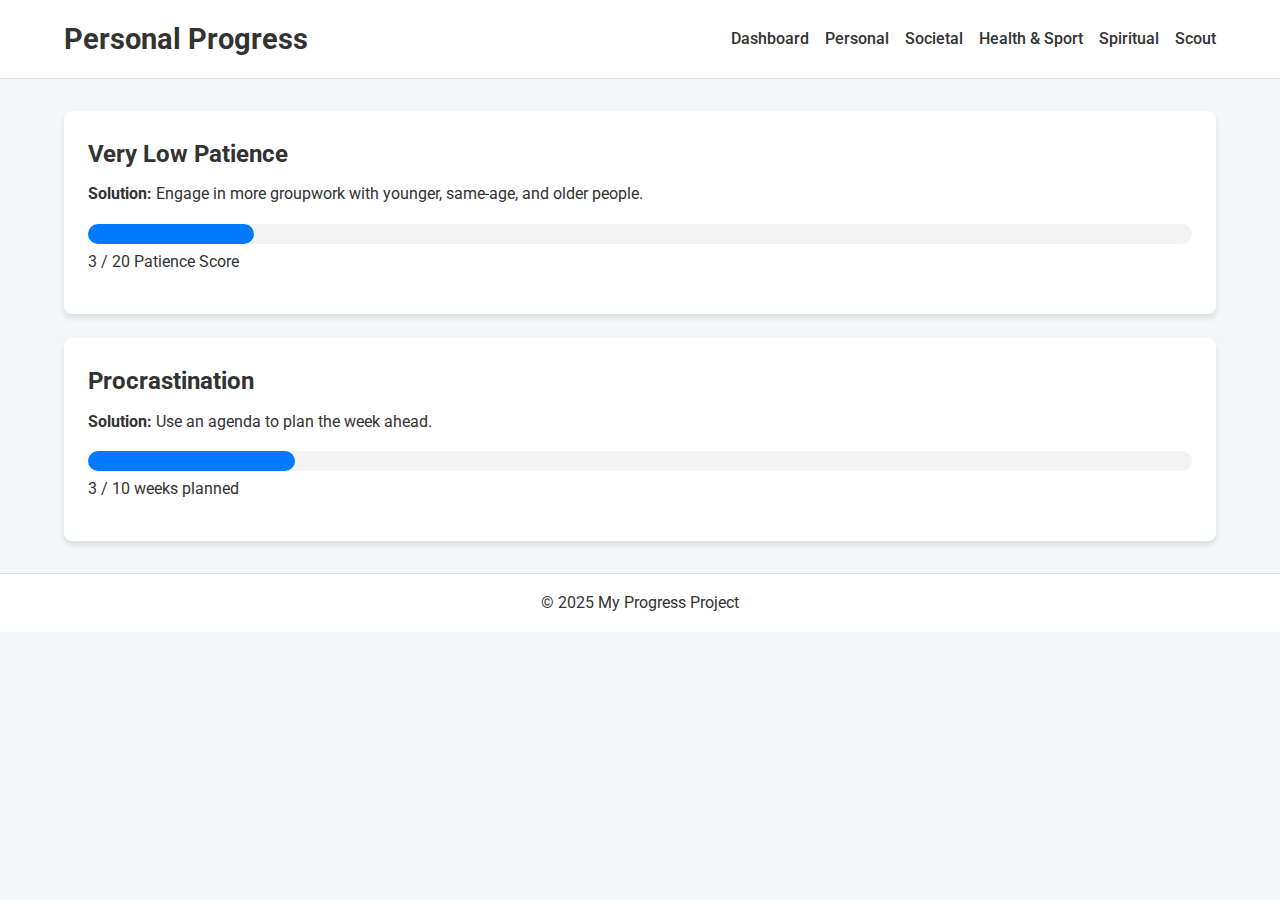
<file: pages/personal.html>
<!DOCTYPE html>
<html lang="en">
<head>
  <meta charset="UTF-8" />
  <meta name="viewport" content="width=device-width, initial-scale=1" />
  <title>Personal Progress</title>
  <!-- Google Fonts -->
  <link href="https://fonts.googleapis.com/css2?family=Roboto:wght@400;700&display=swap" rel="stylesheet">
  <!-- Main Stylesheet -->
  <link rel="stylesheet" href="../css/styles.css" />
  <style>
    /* Additional styles specific to the Personal Progress page */
    .progress-section {
      background: #fff;
      border-radius: 8px;
      padding: 1.5rem;
      margin-bottom: 1.5rem;
      box-shadow: 0 4px 6px rgba(0, 0, 0, 0.1);
    }

    .progress-section h2 {
      margin-bottom: 0.5rem;
    }

    .progress-section p {
      margin-bottom: 1rem;
    }

    .progress-wrapper {
      margin: 1rem 0;
    }

    /* Styling the native progress bar */
    progress {
      width: 100%;
      height: 20px;
      border-radius: 10px;
      -webkit-appearance: none;
      appearance: none;
    }

    progress::-webkit-progress-bar {
      background-color: #f3f3f3;
      border-radius: 10px;
    }

    progress::-webkit-progress-value {
      border-radius: 10px;
      background: #007BFF;
    }
  </style>
</head>
<body>
  <!-- Header: Reusing the common header and navigation -->
  <header>
    <div class="container header-container">
      <h1 class="site-title">Personal Progress</h1>
      <nav>
        <ul class="nav-menu">
          <li><a href="../index.html">Dashboard</a></li>
          <li><a href="personal.html">Personal</a></li>
          <li><a href="society.html">Societal</a></li>
          <li><a href="health.html">Health &amp; Sport</a></li>
          <li><a href="spiritual.html">Spiritual</a></li>
          <li><a href="scout.html">Scout</a></li>
        </ul>
      </nav>
      <button class="menu-toggle" aria-label="Toggle Navigation">☰</button>
    </div>
  </header>

  <main class="container" style="width:90%; margin:2rem auto;">
    <!-- Section: Very Low Patience -->
    <section class="progress-section" id="patience-section">
      <h2>Very Low Patience</h2>
      <p><strong>Solution:</strong> Engage in more groupwork with younger, same-age, and older people.</p>
      <div class="progress-wrapper">
        <!-- Progress bar for sessions completed; target is 20 -->
        <progress id="patienceProgress" max="20"></progress>
        <span id="patienceText"></span>
      </div>
    </section>

    <!-- Section: Procrastination -->
    <section class="progress-section" id="procrastination-section">
      <h2>Procrastination</h2>
      <p><strong>Solution:</strong> Use an agenda to plan the week ahead.</p>
      <div class="progress-wrapper">
        <!-- Progress bar for weeks planned; target is 16 -->
        <progress id="agendaProgress" max="16"></progress>
        <span id="agendaText"></span>
      </div>
    </section>
  </main>

  <footer>
    <div class="container footer-container">
      <p>&copy; 2025 My Progress Project</p>
    </div>
  </footer>

  <!-- Inline JavaScript to update progress using hard-coded values -->
  <script>
    // Change these default values as needed.
    const patienceCurrent = 3; // CHANGE HERE
    const patienceTarget = 20; // CHANGE HERE
    const agendaCurrent = 3; // CHANGE HERE
    const agendaTarget = 10; // CHANGE HERE

    // Update the Patience section.
    const patienceProgressElem = document.getElementById('patienceProgress');
    const patienceTextElem = document.getElementById('patienceText');
    patienceProgressElem.value = patienceCurrent;
    patienceTextElem.textContent = `${patienceCurrent} / ${patienceTarget} Patience Score`;

    // Update the Procrastination section.
    const agendaProgressElem = document.getElementById('agendaProgress');
    const agendaTextElem = document.getElementById('agendaText');
    agendaProgressElem.value = agendaCurrent;
    agendaTextElem.textContent = `${agendaCurrent} / ${agendaTarget} weeks planned`;
  </script>
</body>
</html>
</file>
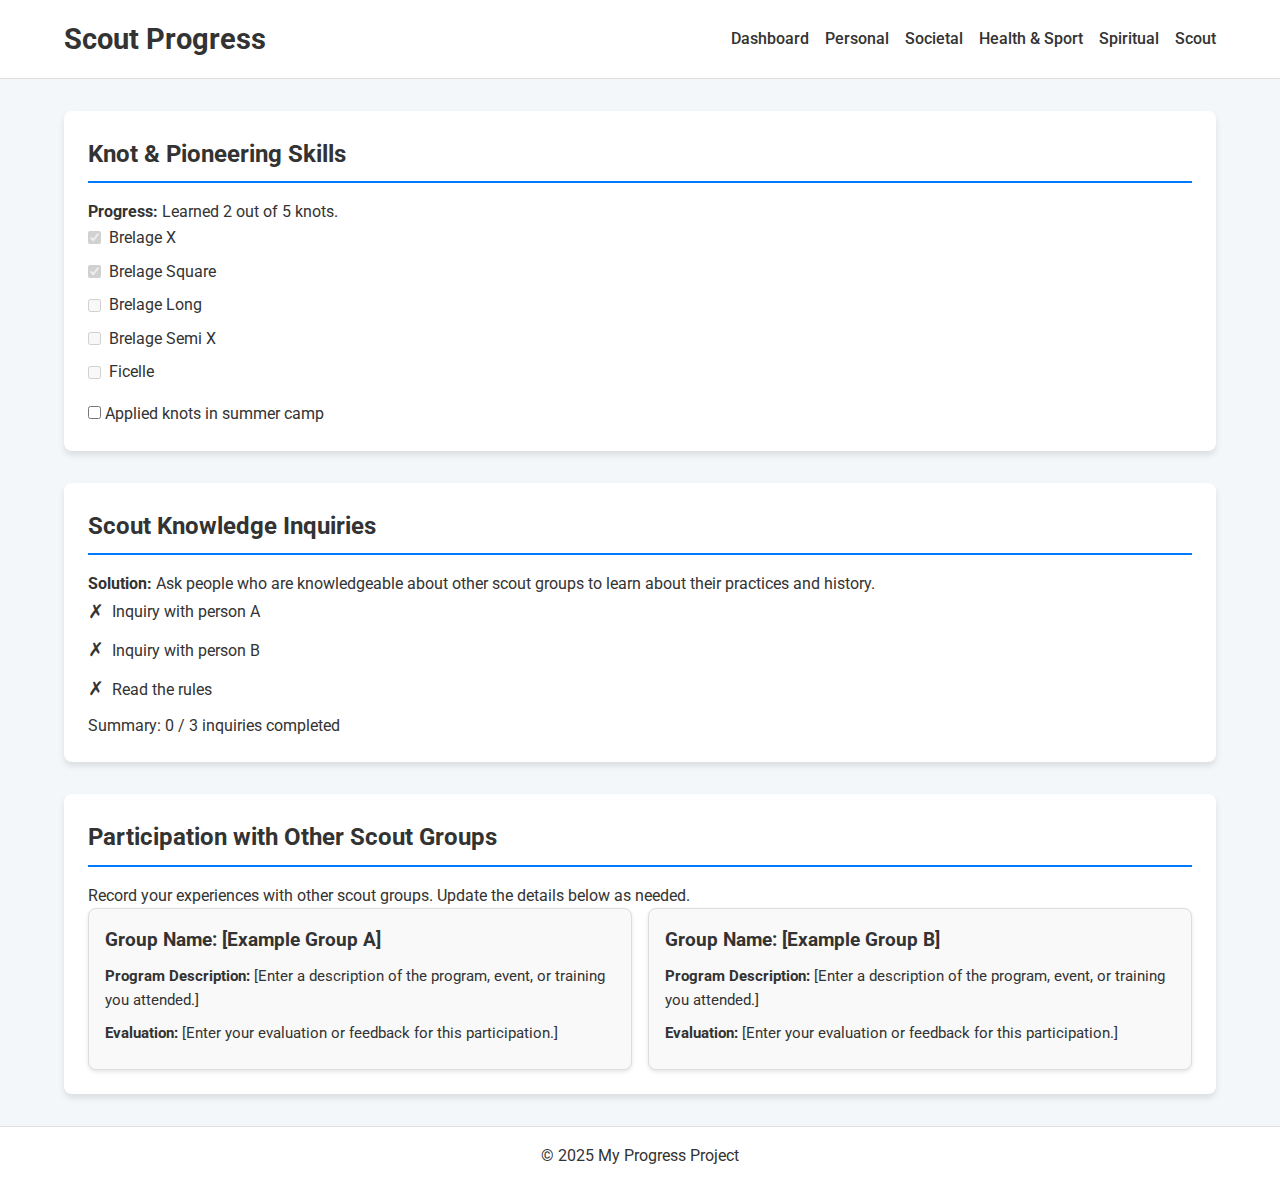
<file: pages/scout.html>
<!DOCTYPE html>
<html lang="en">
<head>
  <meta charset="UTF-8">
  <meta name="viewport" content="width=device-width, initial-scale=1">
  <title>Scout Progress</title>
  <!-- Google Fonts -->
  <link href="https://fonts.googleapis.com/css2?family=Roboto:wght@400;700&display=swap" rel="stylesheet">
  <!-- Main Stylesheet -->
  <link rel="stylesheet" href="../css/styles.css">
  <style>
    /* Common styles for Scout page sections */
    .progress-section {
      background: #fff;
      border-radius: 8px;
      padding: 1.5rem;
      margin-bottom: 2rem;
      box-shadow: 0 4px 6px rgba(0, 0, 0, 0.1);
    }
    .progress-section h2 {
      margin-bottom: 1rem;
      font-size: 1.5rem;
      border-bottom: 2px solid #007BFF;
      padding-bottom: 0.5rem;
    }
    
    /* Styles for the Knots checklist */
    .checklist {
      list-style: none;
      padding: 0;
      margin: 0;
    }
    .checklist li {
      margin-bottom: 0.5rem;
      font-size: 1rem;
      display: flex;
      align-items: center;
    }
    .checklist li input[type="checkbox"] {
      margin-right: 0.5rem;
    }
    
    .checkbox-container {
      margin-top: 1rem;
      font-size: 1rem;
    }
    
    /* Styles for the Inquiry section */
    .inquiries-container {
      display: flex;
      flex-direction: column;
      gap: 0.5rem;
      margin-bottom: 0.5rem;
    }
    .inquiry-item {
      font-size: 1rem;
      display: flex;
      align-items: center;
    }
    .inquiry-status {
      font-size: 1.2rem;
      margin-right: 0.5rem;
    }
    
    /* Styles for Participation cards */
    .participation-container {
      display: flex;
      flex-wrap: wrap;
      gap: 1rem;
    }
    .participation-card {
      flex: 1 1 300px;
      background: #f9f9f9;
      border: 1px solid #ddd;
      border-radius: 8px;
      padding: 1rem;
      box-shadow: 0 2px 4px rgba(0,0,0,0.1);
    }
    .participation-card h3 {
      margin-top: 0;
      font-size: 1.2rem;
      margin-bottom: 0.5rem;
    }
    .participation-card p {
      margin: 0.5rem 0;
      font-size: 0.95rem;
    }
  </style>
</head>
<body>
  <!-- Header with navigation -->
  <header>
    <div class="container header-container">
      <h1 class="site-title">Scout Progress</h1>
      <nav>
        <ul class="nav-menu">
          <li><a href="../index.html">Dashboard</a></li>
          <li><a href="personal.html">Personal</a></li>
          <li><a href="society.html">Societal</a></li>
          <li><a href="health.html">Health &amp; Sport</a></li>
          <li><a href="spiritual.html">Spiritual</a></li>
          <li><a href="scout.html">Scout</a></li>
        </ul>
      </nav>
      <button class="menu-toggle" aria-label="Toggle Navigation">☰</button>
    </div>
  </header>
  
  <!-- Main Content -->
  <main class="container" style="width:90%; margin:2rem auto;">
    
    <!-- Section 1: Knot & Pioneering Skills -->
    <section class="progress-section" id="knots-section">
      <h2>Knot &amp; Pioneering Skills</h2>
      <p><strong>Progress:</strong> Learned 2 out of 5 knots.</p>
      <!-- Creative checklist instead of a progress bar -->
      <ul class="checklist">
        <li><input type="checkbox" disabled checked> Brelage X</li>
        <li><input type="checkbox" disabled checked> Brelage Square</li>
        <li><input type="checkbox" disabled> Brelage Long</li>
        <li><input type="checkbox" disabled> Brelage Semi X</li>
        <li><input type="checkbox" disabled> Ficelle</li>
      </ul>
      <!-- Checkbox to indicate if knots have been applied in the summer camp -->
      <div class="checkbox-container">
        <label>
          <input type="checkbox" id="appliedKnots"> Applied knots in summer camp
        </label>
      </div>
    </section>
    
    <!-- Section 2: Scout Knowledge Inquiries -->
    <section class="progress-section" id="inquiries-section">
      <h2>Scout Knowledge Inquiries</h2>
      <p><strong>Solution:</strong> Ask people who are knowledgeable about other scout groups to learn about their practices and history.</p>
      <div class="inquiries-container">
        <!-- Each inquiry item: update the status as needed -->
        <div class="inquiry-item">
          <span class="inquiry-status">✗</span> Inquiry with person A
        </div>
        <div class="inquiry-item">
          <span class="inquiry-status">✗</span> Inquiry with person B
        </div>
        <div class="inquiry-item">
            <span class="inquiry-status">✗</span> Read the rules
          </div>
      </div>
      <p id="inquiriesSummary"><strong>Summary:</strong> 0 / 3 goals completed</p>
    </section>
    
    <!-- Section 3: Participation with Other Scout Groups -->
    <section class="progress-section" id="participation-section">
      <h2>Participation with Other Scout Groups</h2>
      <p>Record your experiences with other scout groups. Update the details below as needed.</p>
      <div class="participation-container">
        <!-- Participation Entry 1 -->
        <div class="participation-card">
          <h3>Group Name: [Example Group A]</h3>
          <p><strong>Program Description:</strong> [Enter a description of the program, event, or training you attended.]</p>
          <p><strong>Evaluation:</strong> [Enter your evaluation or feedback for this participation.]</p>
        </div>
        <!-- Participation Entry 2 -->
        <div class="participation-card">
          <h3>Group Name: [Example Group B]</h3>
          <p><strong>Program Description:</strong> [Enter a description of the program, event, or training you attended.]</p>
          <p><strong>Evaluation:</strong> [Enter your evaluation or feedback for this participation.]</p>
        </div>
        <!-- Additional entries can be added as needed -->
      </div>
    </section>
    
  </main>
  
  <!-- Footer -->
  <footer>
    <div class="container footer-container">
      <p>&copy; 2025 My Progress Project</p>
    </div>
  </footer>
  
  <!-- Inline JavaScript for dynamic behavior -->
  <script>
    // Listen for changes to the "Applied knots" checkbox.
    document.getElementById('appliedKnots').addEventListener('change', function() {
      if (this.checked) {
        console.log("Knots have been applied at summer camp.");
      } else {
        console.log("Knots have not been applied at summer camp.");
      }
    });
    
    // (Optional) You can also update the inquiry summary dynamically.
    // For example, if you wanted to count the number of inquiry items marked with a check:
    const inquiryItems = document.querySelectorAll('.inquiry-item .inquiry-status');
    let completedCount = 0;
    inquiryItems.forEach(item => {
      if (item.textContent.trim() === '✓') {
        completedCount++;
      }
    });
    document.getElementById('inquiriesSummary').textContent = `Summary: ${completedCount} / ${inquiryItems.length} inquiries completed`;
  </script>
</body>
</html>
</file>
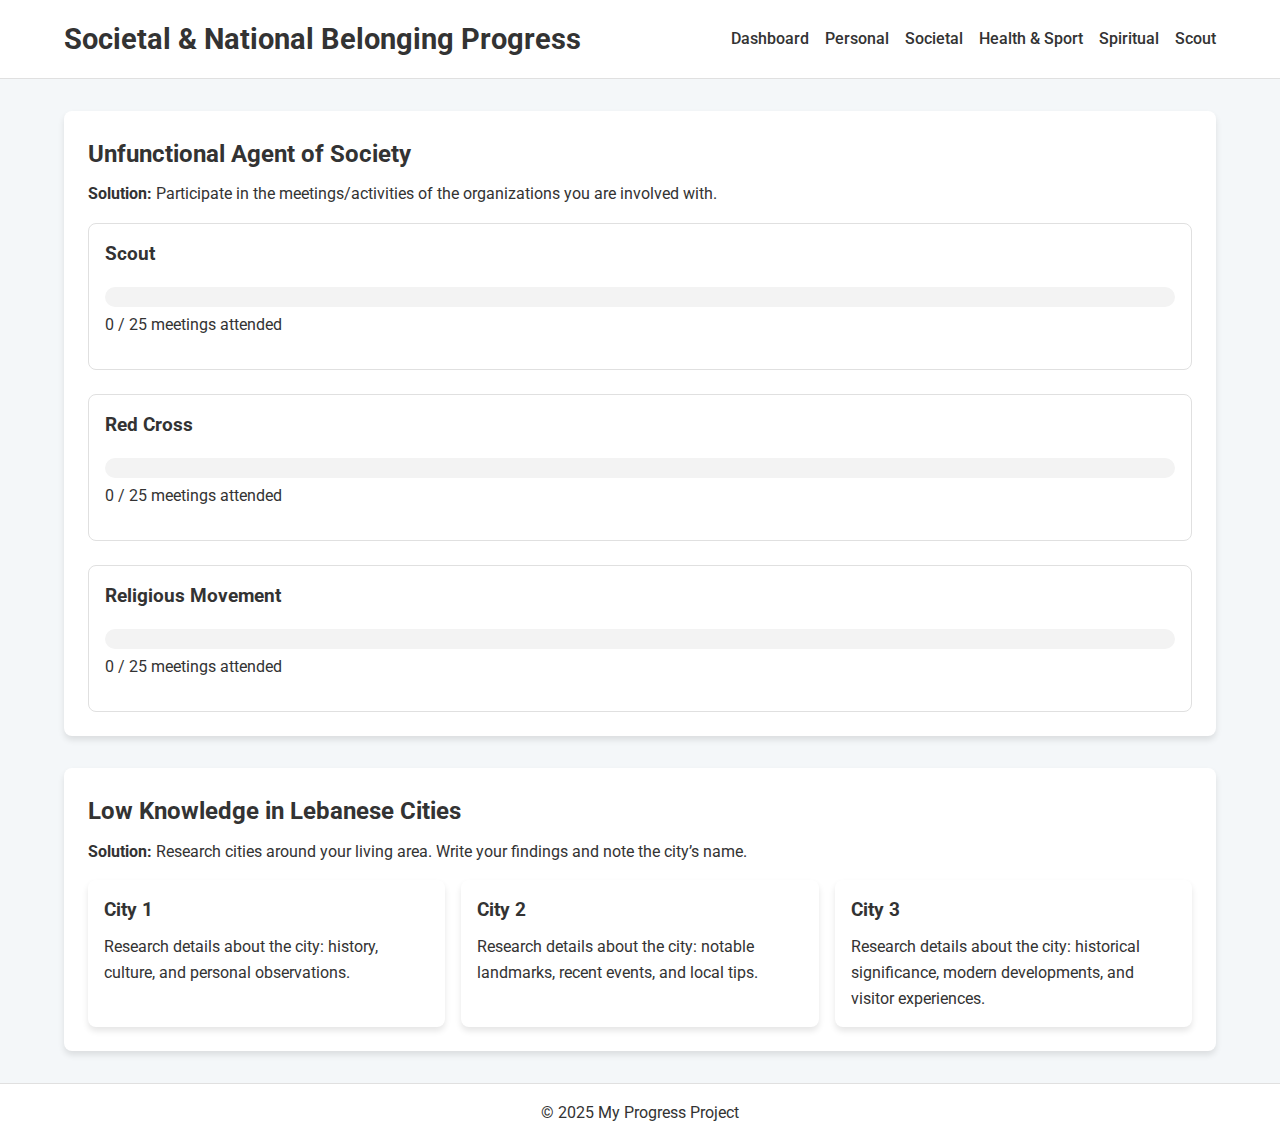
<file: pages/society.html>
<!DOCTYPE html>
<html lang="en">
<head>
  <meta charset="UTF-8" />
  <meta name="viewport" content="width=device-width, initial-scale=1" />
  <title>Societal & National Belonging Progress</title>
  <!-- Google Fonts -->
  <link href="https://fonts.googleapis.com/css2?family=Roboto:wght@400;700&display=swap" rel="stylesheet">
  <!-- Main Stylesheet -->
  <link rel="stylesheet" href="../css/styles.css" />
  <style>
    /* Additional styles for Societal page sections */
    .progress-section {
      background: #fff;
      border-radius: 8px;
      padding: 1.5rem;
      margin-bottom: 2rem;
      box-shadow: 0 4px 6px rgba(0,0,0,0.1);
    }
    .progress-section h2 {
      margin-bottom: 0.5rem;
    }
    .progress-section p {
      margin-bottom: 1rem;
    }
    .progress-wrapper {
      margin: 1rem 0;
    }
    progress {
      width: 100%;
      height: 20px;
      border-radius: 10px;
      -webkit-appearance: none;
      appearance: none;
    }
    progress::-webkit-progress-bar {
      background-color: #f3f3f3;
      border-radius: 10px;
    }
    progress::-webkit-progress-value {
      border-radius: 10px;
      background: #007BFF;
    }
    /* Styles for the NGO sub-sections */
    .ngo-container {
      display: flex;
      flex-direction: column;
      gap: 1.5rem;
    }
    .ngo-item {
      border: 1px solid #e0e0e0;
      border-radius: 8px;
      padding: 1rem;
    }
    .ngo-item h3 {
      margin-bottom: 0.5rem;
    }
    /* Styles for City Research area */
    .cities-container {
      display: flex;
      flex-wrap: wrap;
      gap: 1rem;
      justify-content: space-between;
    }
    .city-block {
      flex: 1 1 30%;
      background: #fff;
      border-radius: 8px;
      padding: 1rem;
      box-shadow: 0 4px 6px rgba(0,0,0,0.1);
      min-width: 250px;
    }
    .city-block h3 {
      margin-bottom: 0.5rem;
    }
    .city-block p {
      margin: 0;
    }
  </style>
</head>
<body>
  <!-- Header: Consistent header with navigation -->
  <header>
    <div class="container header-container">
      <h1 class="site-title">Societal & National Belonging Progress</h1>
      <nav>
        <ul class="nav-menu">
          <li><a href="../index.html">Dashboard</a></li>
          <li><a href="personal.html">Personal</a></li>
          <li><a href="society.html">Societal</a></li>
          <li><a href="health.html">Health &amp; Sport</a></li>
          <li><a href="spiritual.html">Spiritual</a></li>
          <li><a href="scout.html">Scout</a></li>
        </ul>
      </nav>
      <button class="menu-toggle" aria-label="Toggle Navigation">☰</button>
    </div>
  </header>

  <main class="container" style="width:90%; margin:2rem auto;">
    <!-- Section 1: Unfunctional Agent of Society -->
    <section class="progress-section" id="ngo-section">
      <h2>Unfunctional Agent of Society</h2>
      <p><strong>Solution:</strong> Participate in the meetings/activities of the organizations you are involved with.</p>
      <div class="ngo-container">
        <!-- Scout NGO -->
        <div class="ngo-item">
          <h3>Scout</h3>
          <div class="progress-wrapper">
            <progress id="scoutProgress" max="25"></progress>
            <span id="scoutText"></span>
          </div>
        </div>
        <!-- Red Cross NGO -->
        <div class="ngo-item">
          <h3>Red Cross</h3>
          <div class="progress-wrapper">
            <progress id="redCrossProgress" max="25"></progress>
            <span id="redCrossText"></span>
          </div>
        </div>
        <!-- Religious Movement NGO -->
        <div class="ngo-item">
          <h3>Religious Movement</h3>
          <div class="progress-wrapper">
            <progress id="religiousProgress" max="25"></progress>
            <span id="religiousText"></span>
          </div>
        </div>
      </div>
    </section>

    <!-- Section 2: Low Knowledge in Lebanese Cities -->
    <section class="progress-section" id="cities-section">
      <h2>Low Knowledge in Lebanese Cities</h2>
      <p><strong>Solution:</strong> Research cities around your living area. Write your findings and note the city’s name.</p>
      <div class="cities-container">
        <!-- City Block 1 -->
        <div class="city-block">
          <h3>City 1</h3>
          <p id="beirutResearch">[Your research about Beirut goes here]</p>
        </div>
        <!-- City Block 2 -->
        <div class="city-block">
          <h3>City 2</h3>
          <p id="tripoliResearch">[Your research about Tripoli goes here]</p>
        </div>
        <!-- City Block 3 -->
        <div class="city-block">
          <h3>City 3</h3>
          <p id="sidonResearch">[Your research about Sidon goes here]</p>
        </div>
      </div>
    </section>
  </main>

  <footer>
    <div class="container footer-container">
      <p>&copy; 2025 My Progress Project</p>
    </div>
  </footer>

  <!-- Inline JavaScript for updating hard-coded progress values -->
  <script>
    // *** NGO Section Progress Values ***
    // For Scout NGO: meetings attended out of target (e.g., 2 out of 5)
    const scoutCurrent = 0; // CHANGE HERE
    const scoutTarget = 25; // CHANGE HERE
    const scoutProgressElem = document.getElementById('scoutProgress');
    const scoutTextElem = document.getElementById('scoutText');
    scoutProgressElem.value = scoutCurrent;
    scoutTextElem.textContent = `${scoutCurrent} / ${scoutTarget} meetings attended`;

    // For Red Cross NGO: meetings attended out of target (e.g., 1 out of 3)
    const redCrossCurrent = 0; // CHANGE HERE
    const redCrossTarget = 25; // CHANGE HERE
    const redCrossProgressElem = document.getElementById('redCrossProgress');
    const redCrossTextElem = document.getElementById('redCrossText');
    redCrossProgressElem.value = redCrossCurrent;
    redCrossTextElem.textContent = `${redCrossCurrent} / ${redCrossTarget} meetings attended`;

    // For Religious Movement NGO: meetings attended out of target (e.g., 4 out of 7)
    const religiousCurrent = 0; // CHANGE HERE
    const religiousTarget = 25; // CHANGE HERE
    const religiousProgressElem = document.getElementById('religiousProgress');
    const religiousTextElem = document.getElementById('religiousText');
    religiousProgressElem.value = religiousCurrent;
    religiousTextElem.textContent = `${religiousCurrent} / ${religiousTarget} meetings attended`;

    // *** Cities Section Research Texts ***
    // You can modify the inner text below to update your research findings.
    document.getElementById('beirutResearch').textContent = "Research details about the city: history, culture, and personal observations.";
    document.getElementById('tripoliResearch').textContent = "Research details about the city: notable landmarks, recent events, and local tips.";
    document.getElementById('sidonResearch').textContent = "Research details about the city: historical significance, modern developments, and visitor experiences.";
  </script>
</body>
</html>
</file>
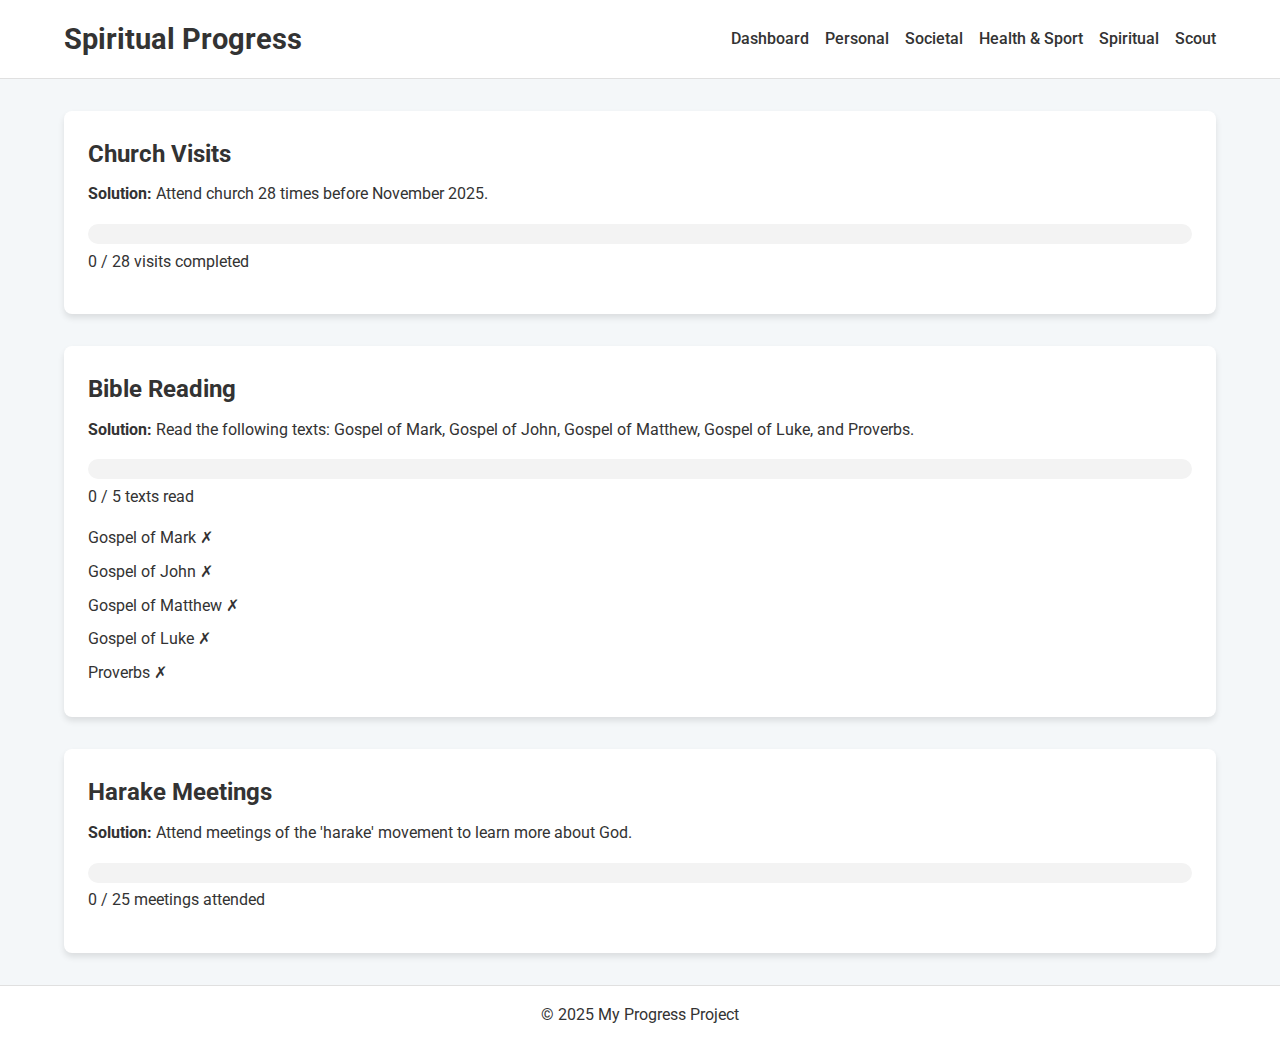
<file: pages/spiritual.html>
<!DOCTYPE html>
<html lang="en">
<head>
  <meta charset="UTF-8"/>
  <meta name="viewport" content="width=device-width, initial-scale=1"/>
  <title>Spiritual Progress</title>
  <!-- Google Fonts -->
  <link href="https://fonts.googleapis.com/css2?family=Roboto:wght@400;700&display=swap" rel="stylesheet">
  <!-- Main Stylesheet -->
  <link rel="stylesheet" href="../css/styles.css"/>
  <style>
    /* Page-specific styles for the Spiritual page */
    .progress-section {
      background: #fff;
      border-radius: 8px;
      padding: 1.5rem;
      margin-bottom: 2rem;
      box-shadow: 0 4px 6px rgba(0,0,0,0.1);
    }
    .progress-section h2 {
      margin-bottom: 0.5rem;
    }
    .progress-section p {
      margin-bottom: 1rem;
    }
    .progress-wrapper {
      margin: 1rem 0;
    }
    /* Progress bar styling */
    progress {
      width: 100%;
      height: 20px;
      border-radius: 10px;
      -webkit-appearance: none;
      appearance: none;
    }
    progress::-webkit-progress-bar {
      background-color: #f3f3f3;
      border-radius: 10px;
    }
    progress::-webkit-progress-value {
      border-radius: 10px;
      background: #007BFF;
    }
    /* Checklist styling for Bible reading */
    #bibleChecklist {
      list-style: none;
      padding-left: 0;
      font-size: 1rem;
    }
    #bibleChecklist li {
      margin-bottom: 0.5rem;
    }
  </style>
</head>
<body>
  <!-- Header -->
  <header>
    <div class="container header-container">
      <h1 class="site-title">Spiritual Progress</h1>
      <nav>
        <ul class="nav-menu">
          <li><a href="../index.html">Dashboard</a></li>
          <li><a href="personal.html">Personal</a></li>
          <li><a href="society.html">Societal</a></li>
          <li><a href="health.html">Health &amp; Sport</a></li>
          <li><a href="spiritual.html">Spiritual</a></li>
          <li><a href="scout.html">Scout</a></li>
        </ul>
      </nav>
      <button class="menu-toggle" aria-label="Toggle Navigation">☰</button>
    </div>
  </header>

  <!-- Main Content -->
  <main class="container" style="width:90%; margin:2rem auto;">
    <!-- Section 1: Church Visits -->
    <section class="progress-section" id="church-section">
      <h2>Church Visits</h2>
      <p><strong>Solution:</strong> Attend church 28 times before November 2025.</p>
      <div class="progress-wrapper">
        <progress id="churchProgress" max="28"></progress>
        <span id="churchText"></span>
      </div>
    </section>
    
    <!-- Section 2: Bible Reading -->
    <section class="progress-section" id="bible-section">
      <h2>Bible Reading</h2>
      <p><strong>Solution:</strong> Read the following texts: Gospel of Mark, Gospel of John, Gospel of Matthew, Gospel of Luke, and Proverbs.</p>
      <div class="progress-wrapper">
        <progress id="bibleProgress" max="5"></progress>
        <span id="bibleText"></span>
      </div>
      <ul id="bibleChecklist"></ul>
    </section>
    
    <!-- Section 3: Harake Meetings -->
    <section class="progress-section" id="harake-section">
      <h2>Harake Meetings</h2>
      <p><strong>Solution:</strong> Attend meetings of the 'harake' movement to learn more about God.</p>
      <div class="progress-wrapper">
        <progress id="harakeProgress" max="25"></progress>
        <span id="harakeText"></span>
      </div>
    </section>
  </main>

  <!-- Footer -->
  <footer>
    <div class="container footer-container">
      <p>&copy; 2025 My Progress Project</p>
    </div>
  </footer>

  <!-- Inline JavaScript to update progress values -->
  <script>
    // --- Church Visits Section ---
    // Update the current number of church visits as needed.
    const churchCurrent = 0;  // For example, 10 visits so far.
    const churchTarget = 28;
    document.getElementById('churchProgress').value = churchCurrent;
    document.getElementById('churchText').textContent = `${churchCurrent} / ${churchTarget} visits completed`;

    // --- Bible Reading Section ---
    // Define the Bible texts and whether they have been read (true/false).
    const bibleTexts = [
      { name: "Gospel of Mark", done: false },
      { name: "Gospel of John", done: false },
      { name: "Gospel of Matthew", done: false },
      { name: "Gospel of Luke", done: false },
      { name: "Proverbs", done: false }
    ];
    const bibleCompleted = bibleTexts.filter(text => text.done).length;
    document.getElementById('bibleProgress').value = bibleCompleted;
    document.getElementById('bibleText').textContent = `${bibleCompleted} / 5 texts read`;
    const bibleChecklistElem = document.getElementById('bibleChecklist');
    bibleTexts.forEach(text => {
      const li = document.createElement('li');
      li.textContent = text.name + (text.done ? " ✓" : " ✗");
      bibleChecklistElem.appendChild(li);
    });

    // --- Harake Meetings Section ---
    // Update the current number of Harake meetings attended.
    const harakeCurrent = 0;   // Update this value as you attend meetings.
    const harakeTarget = 25;
    document.getElementById('harakeProgress').value = harakeCurrent;
    document.getElementById('harakeText').textContent = `${harakeCurrent} / ${harakeTarget} meetings attended`;
  </script>
</body>
</html>
</file>
<file: css/styles.css>
/* Basic Reset */
* {
  margin: 0;
  padding: 0;
  box-sizing: border-box;
}

/* Card Image using Gradient Backgrounds */
.card-image {
  position: relative;
  height: 150px;
  background-size: cover;
  background-position: center;
  display: flex;              /* Use Flexbox to center content */
  align-items: center;        /* Vertically center */
  justify-content: center;    /* Horizontally center */
  color: #fff;                /* Icon color */
}

/* Icon Styles (Font Awesome) */
.card-image i {
  font-size: 3rem;           /* Adjust the size as needed */
}

/* Gradient Backgrounds for Each Card */
.personal-bg {
  background: linear-gradient(135deg, #f6d365 0%, #fda085 100%);
}

.society-bg {
  background: linear-gradient(135deg, #a1c4fd 0%, #c2e9fb 100%);
}

.health-bg {
  background: linear-gradient(135deg, #d4fc79 0%, #96e6a1 100%);
}

.spiritual-bg {
  background: linear-gradient(135deg, #84fab0 0%, #8fd3f4 100%);
}

.scout-bg {
  background: linear-gradient(135deg, #fccb90 0%, #d57eeb 100%);
}

/* Body and Typography */
body {
  font-family: 'Roboto', sans-serif;
  background-color: #f4f7f9;
  color: #333;
  line-height: 1.6;
}

/* Header */
header {
  background-color: #fff;
  border-bottom: 1px solid #e0e0e0;
  padding: 1rem 0;
}

.header-container {
  display: flex;
  align-items: center;
  justify-content: space-between;
  width: 90%;
  margin: 0 auto;
}

.site-title {
  font-size: 1.8rem;
  font-weight: 700;
  color: #333;
}

/* Navigation Menu */
.nav-menu {
  display: flex;
  list-style: none;
  gap: 1rem;
}

.nav-menu li a {
  text-decoration: none;
  color: #333;
  font-weight: 500;
  transition: color 0.3s ease;
}

.nav-menu li a:hover {
  color: #007BFF;
}

/* Mobile Menu Toggle */
.menu-toggle {
  display: none;
  background: none;
  border: none;
  font-size: 1.5rem;
}

/* Dashboard Grid */
.dashboard {
  display: grid;
  grid-template-columns: repeat(auto-fit, minmax(280px, 1fr));
  gap: 1.5rem;
  padding: 2rem 1rem;
  width: 90%;
  margin: 0 auto;
}

/* Card Styles */
.card {
  background: #fff;
  border-radius: 8px;
  overflow: hidden;
  box-shadow: 0 4px 6px rgba(0,0,0,0.1);
  transition: transform 0.3s ease;
  display: flex;
  flex-direction: column;
}

.card:hover {
  transform: translateY(-5px);
}

/* Card Image using Gradient Backgrounds */
.card-image {
  height: 150px;
  background-size: cover;
  background-position: center;
}

.personal-bg {
  background: linear-gradient(135deg, #f6d365 0%, #fda085 100%);
}

.society-bg {
  background: linear-gradient(135deg, #a1c4fd 0%, #c2e9fb 100%);
}

.health-bg {
  background: linear-gradient(135deg, #d4fc79 0%, #96e6a1 100%);
}

.spiritual-bg {
  background: linear-gradient(135deg, #84fab0 0%, #8fd3f4 100%);
}

.scout-bg {
  background: linear-gradient(135deg, #fccb90 0%, #d57eeb 100%);
}

/* Card Content */
.card-content {
  padding: 1rem;
  flex: 1;
  display: flex;
  flex-direction: column;
  justify-content: space-between;
}

.card-content h2 {
  font-size: 1.3rem;
  margin-bottom: 0.5rem;
}

.card-content p {
  flex: 1;
  margin-bottom: 1rem;
}

.btn {
  display: inline-block;
  text-align: center;
  padding: 0.75rem;
  background: #007BFF;
  color: #fff;
  text-decoration: none;
  border-radius: 5px;
  transition: background 0.3s ease;
}

.btn:hover {
  background: #0056b3;
}

/* Footer */
footer {
  background-color: #fff;
  border-top: 1px solid #e0e0e0;
  text-align: center;
  padding: 1rem 0;
  margin-top: 2rem;
}

/* Responsive Styles */
@media (max-width: 768px) {
  .nav-menu {
    display: none;
    flex-direction: column;
    background: #fff;
    position: absolute;
    top: 60px;
    right: 0;
    box-shadow: 0 2px 8px rgba(0,0,0,0.1);
    padding: 1rem;
  }
  .menu-toggle {
    display: block;
  }
}
</file>
